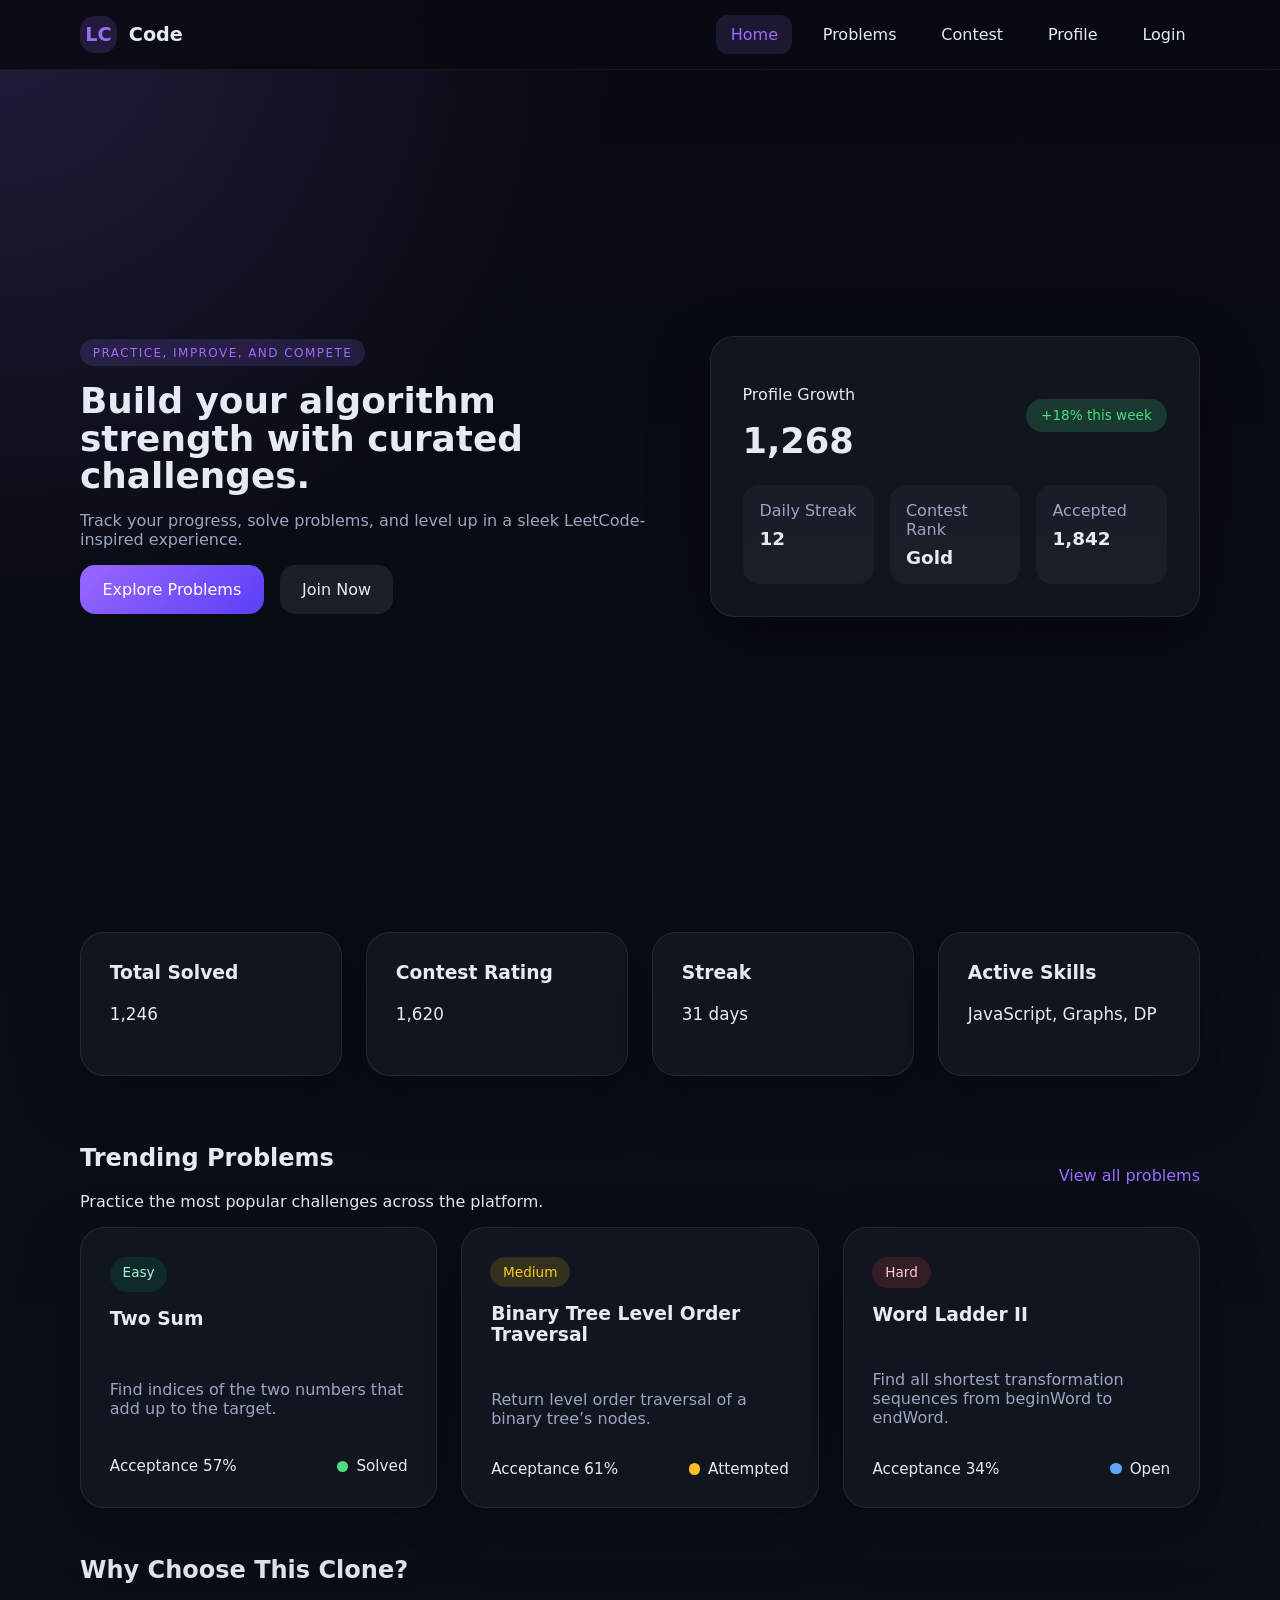
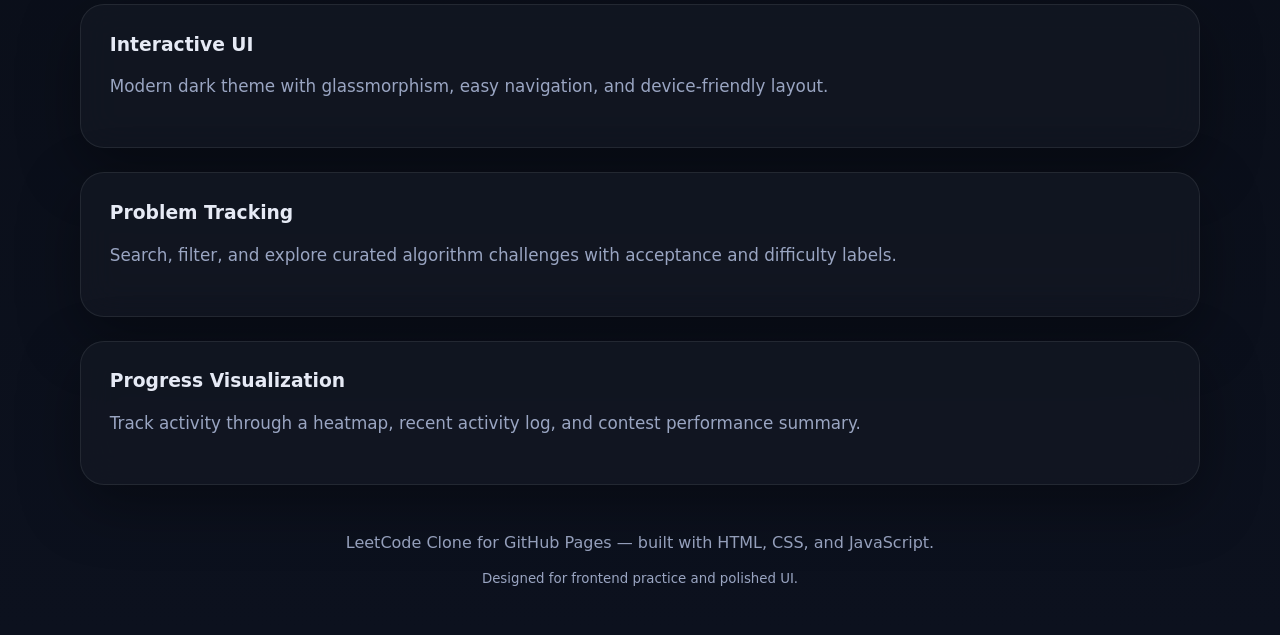
<file: index.html>
<!DOCTYPE html>
<html lang="en">
<head>
  <meta charset="UTF-8">
  <meta name="viewport" content="width=device-width, initial-scale=1.0">
  <title>LeetCode Clone | Home</title>
  <link rel="stylesheet" href="css/style.css">
  <script src="js/script.js" defer></script>
</head>
<body id="home-page">
  <header class="site-header">
    <nav class="navbar container">
      <a href="index.html" class="logo"><span>LC</span>Code</a>
      <button class="nav-toggle" aria-label="Toggle navigation">
        <span></span>
        <span></span>
        <span></span>
      </button>
      <ul class="nav-links">
        <li><a href="index.html" class="active">Home</a></li>
        <li><a href="problems.html">Problems</a></li>
        <li><a href="contests.html">Contest</a></li>
        <li><a href="profile.html">Profile</a></li>
        <li><a href="login.html">Login</a></li>
      </ul>
    </nav>
  </header>

  <main>
    <section class="hero container">
      <div class="hero-copy">
        <span class="eyebrow">Practice, improve, and compete</span>
        <h1>Build your algorithm strength with curated challenges.</h1>
        <p>Track your progress, solve problems, and level up in a sleek LeetCode-inspired experience.</p>
        <div class="hero-actions">
          <a class="btn btn-primary" href="problems.html">Explore Problems</a>
          <a class="btn btn-secondary" href="login.html">Join Now</a>
        </div>
      </div>
      <div class="hero-card glass">
        <div class="hero-card-header">
          <div>
            <p>Profile Growth</p>
            <h2>1,268</h2>
          </div>
          <span class="badge badge-success">+18% this week</span>
        </div>
        <div class="hero-card-body">
          <div class="mini-stat">
            <span>Daily Streak</span>
            <strong>12</strong>
          </div>
          <div class="mini-stat">
            <span>Contest Rank</span>
            <strong>Gold</strong>
          </div>
          <div class="mini-stat">
            <span>Accepted</span>
            <strong>1,842</strong>
          </div>
        </div>
      </div>
    </section>

    <section class="stats-section container">
      <div class="stats-grid">
        <article class="stat-card glass">
          <h3>Total Solved</h3>
          <p>1,246</p>
        </article>
        <article class="stat-card glass">
          <h3>Contest Rating</h3>
          <p>1,620</p>
        </article>
        <article class="stat-card glass">
          <h3>Streak</h3>
          <p>31 days</p>
        </article>
        <article class="stat-card glass">
          <h3>Active Skills</h3>
          <p>JavaScript, Graphs, DP</p>
        </article>
      </div>
    </section>

    <section class="trending-section container">
      <div class="section-header">
        <div>
          <h2>Trending Problems</h2>
          <p>Practice the most popular challenges across the platform.</p>
        </div>
        <a href="problems.html" class="link-muted">View all problems</a>
      </div>
      <div class="trending-grid">
        <article class="problem-card glass">
          <div class="tag easy">Easy</div>
          <h3>Two Sum</h3>
          <p>Find indices of the two numbers that add up to the target.</p>
          <div class="problem-footer">
            <span>Acceptance 57%</span>
            <span class="status-dot solved">Solved</span>
          </div>
        </article>
        <article class="problem-card glass">
          <div class="tag medium">Medium</div>
          <h3>Binary Tree Level Order Traversal</h3>
          <p>Return level order traversal of a binary tree’s nodes.</p>
          <div class="problem-footer">
            <span>Acceptance 61%</span>
            <span class="status-dot attempted">Attempted</span>
          </div>
        </article>
        <article class="problem-card glass">
          <div class="tag hard">Hard</div>
          <h3>Word Ladder II</h3>
          <p>Find all shortest transformation sequences from beginWord to endWord.</p>
          <div class="problem-footer">
            <span>Acceptance 34%</span>
            <span class="status-dot open">Open</span>
          </div>
        </article>
      </div>
    </section>

    <section class="dashboard-section container">
      <h2>Why Choose This Clone?</h2>
      <div class="feature-grid">
        <article class="feature-card glass">
          <h3>Interactive UI</h3>
          <p>Modern dark theme with glassmorphism, easy navigation, and device-friendly layout.</p>
        </article>
        <article class="feature-card glass">
          <h3>Problem Tracking</h3>
          <p>Search, filter, and explore curated algorithm challenges with acceptance and difficulty labels.</p>
        </article>
        <article class="feature-card glass">
          <h3>Progress Visualization</h3>
          <p>Track activity through a heatmap, recent activity log, and contest performance summary.</p>
        </article>
      </div>
    </section>
  </main>

  <footer class="site-footer container">
    <p>LeetCode Clone for GitHub Pages — built with HTML, CSS, and JavaScript.</p>
    <small>Designed for frontend practice and polished UI.</small>
  </footer>
</body>
</html>
</file>
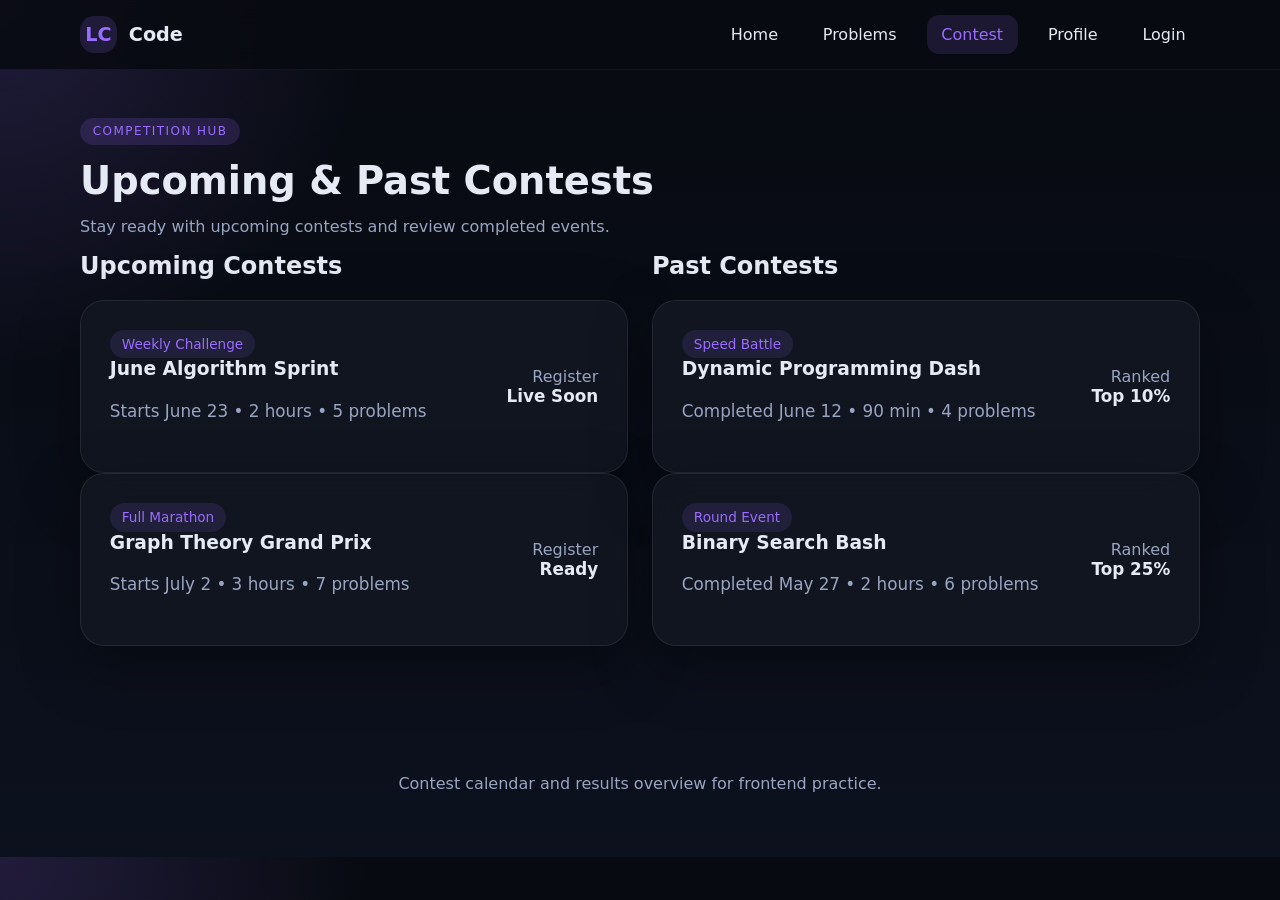
<file: contests.html>
<!DOCTYPE html>
<html lang="en">
<head>
  <meta charset="UTF-8">
  <meta name="viewport" content="width=device-width, initial-scale=1.0">
  <title>LeetCode Clone | Contests</title>
  <link rel="stylesheet" href="css/style.css">
  <script src="js/script.js" defer></script>
</head>
<body id="contests-page">
  <header class="site-header">
    <nav class="navbar container">
      <a href="index.html" class="logo"><span>LC</span>Code</a>
      <button class="nav-toggle" aria-label="Toggle navigation">
        <span></span>
        <span></span>
        <span></span>
      </button>
      <ul class="nav-links">
        <li><a href="index.html">Home</a></li>
        <li><a href="problems.html">Problems</a></li>
        <li><a href="contests.html" class="active">Contest</a></li>
        <li><a href="profile.html">Profile</a></li>
        <li><a href="login.html">Login</a></li>
      </ul>
    </nav>
  </header>

  <main class="container page-panel">
    <section class="page-header">
      <div>
        <span class="eyebrow">Competition Hub</span>
        <h1>Upcoming & Past Contests</h1>
        <p>Stay ready with upcoming contests and review completed events.</p>
      </div>
    </section>

    <section class="contest-grid">
      <div class="contest-block">
        <h2>Upcoming Contests</h2>
        <div class="contest-card glass">
          <div>
            <span class="contest-type">Weekly Challenge</span>
            <h3>June Algorithm Sprint</h3>
            <p>Starts June 23 • 2 hours • 5 problems</p>
          </div>
          <div class="contest-meta">
            <span>Register</span>
            <strong>Live Soon</strong>
          </div>
        </div>
        <div class="contest-card glass">
          <div>
            <span class="contest-type">Full Marathon</span>
            <h3>Graph Theory Grand Prix</h3>
            <p>Starts July 2 • 3 hours • 7 problems</p>
          </div>
          <div class="contest-meta">
            <span>Register</span>
            <strong>Ready</strong>
          </div>
        </div>
      </div>

      <div class="contest-block">
        <h2>Past Contests</h2>
        <div class="contest-card glass">
          <div>
            <span class="contest-type">Speed Battle</span>
            <h3>Dynamic Programming Dash</h3>
            <p>Completed June 12 • 90 min • 4 problems</p>
          </div>
          <div class="contest-meta">
            <span>Ranked</span>
            <strong>Top 10%</strong>
          </div>
        </div>
        <div class="contest-card glass">
          <div>
            <span class="contest-type">Round Event</span>
            <h3>Binary Search Bash</h3>
            <p>Completed May 27 • 2 hours • 6 problems</p>
          </div>
          <div class="contest-meta">
            <span>Ranked</span>
            <strong>Top 25%</strong>
          </div>
        </div>
      </div>
    </section>
  </main>

  <footer class="site-footer container">
    <p>Contest calendar and results overview for frontend practice.</p>
  </footer>
</body>
</html>
</file>
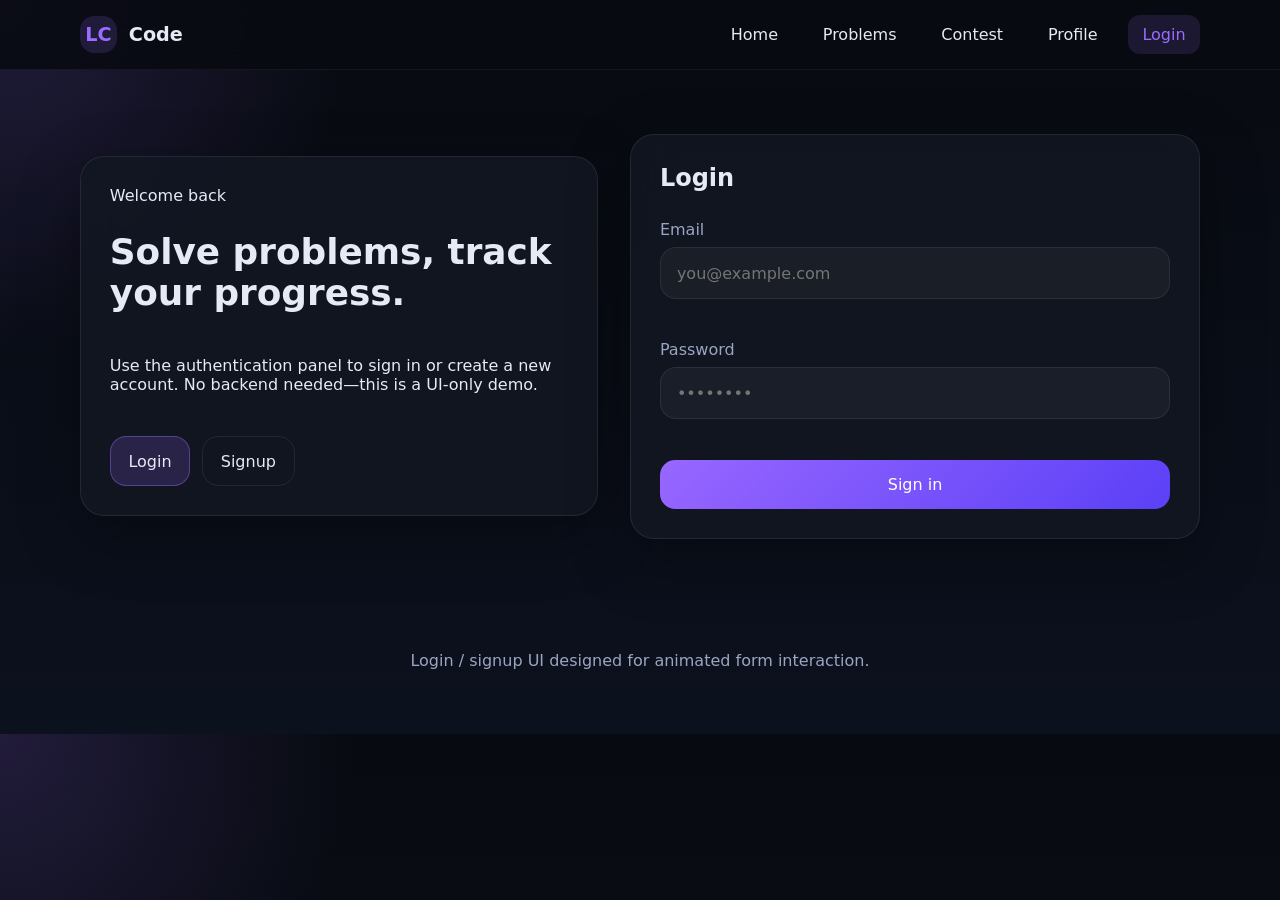
<file: login.html>
<!DOCTYPE html>
<html lang="en">
<head>
  <meta charset="UTF-8">
  <meta name="viewport" content="width=device-width, initial-scale=1.0">
  <title>LeetCode Clone | Login</title>
  <link rel="stylesheet" href="css/style.css">
  <script src="js/script.js" defer></script>
</head>
<body id="auth-page">
  <header class="site-header">
    <nav class="navbar container">
      <a href="index.html" class="logo"><span>LC</span>Code</a>
      <button class="nav-toggle" aria-label="Toggle navigation">
        <span></span>
        <span></span>
        <span></span>
      </button>
      <ul class="nav-links">
        <li><a href="index.html">Home</a></li>
        <li><a href="problems.html">Problems</a></li>
        <li><a href="contests.html">Contest</a></li>
        <li><a href="profile.html">Profile</a></li>
        <li><a href="login.html" class="active">Login</a></li>
      </ul>
    </nav>
  </header>

  <main class="container auth-panel">
    <section class="auth-info glass">
      <span class="eyebrow">Welcome back</span>
      <h1>Solve problems, track your progress.</h1>
      <p>Use the authentication panel to sign in or create a new account. No backend needed—this is a UI-only demo.</p>
      <div class="auth-actions">
        <button class="tab-btn active" data-target="login-form">Login</button>
        <button class="tab-btn" data-target="signup-form">Signup</button>
      </div>
    </section>

    <section class="auth-forms glass">
      <form id="login-form" class="form-panel active" novalidate>
        <h2>Login</h2>
        <div class="input-group">
          <label for="login-email">Email</label>
          <input type="email" id="login-email" placeholder="you@example.com" required>
          <span class="error-message"></span>
        </div>
        <div class="input-group">
          <label for="login-password">Password</label>
          <input type="password" id="login-password" placeholder="••••••••" required minlength="6">
          <span class="error-message"></span>
        </div>
        <button class="btn btn-primary" type="submit">Sign in</button>
      </form>

      <form id="signup-form" class="form-panel" novalidate>
        <h2>Create Account</h2>
        <div class="input-group">
          <label for="signup-name">Username</label>
          <input type="text" id="signup-name" placeholder="Jane Doe" required minlength="3">
          <span class="error-message"></span>
        </div>
        <div class="input-group">
          <label for="signup-email">Email</label>
          <input type="email" id="signup-email" placeholder="you@example.com" required>
          <span class="error-message"></span>
        </div>
        <div class="input-group">
          <label for="signup-password">Password</label>
          <input type="password" id="signup-password" placeholder="••••••••" required minlength="8">
          <span class="error-message"></span>
        </div>
        <button class="btn btn-primary" type="submit">Create account</button>
      </form>
    </section>
  </main>

  <footer class="site-footer container">
    <p>Login / signup UI designed for animated form interaction.</p>
  </footer>
</body>
</html>
</file>
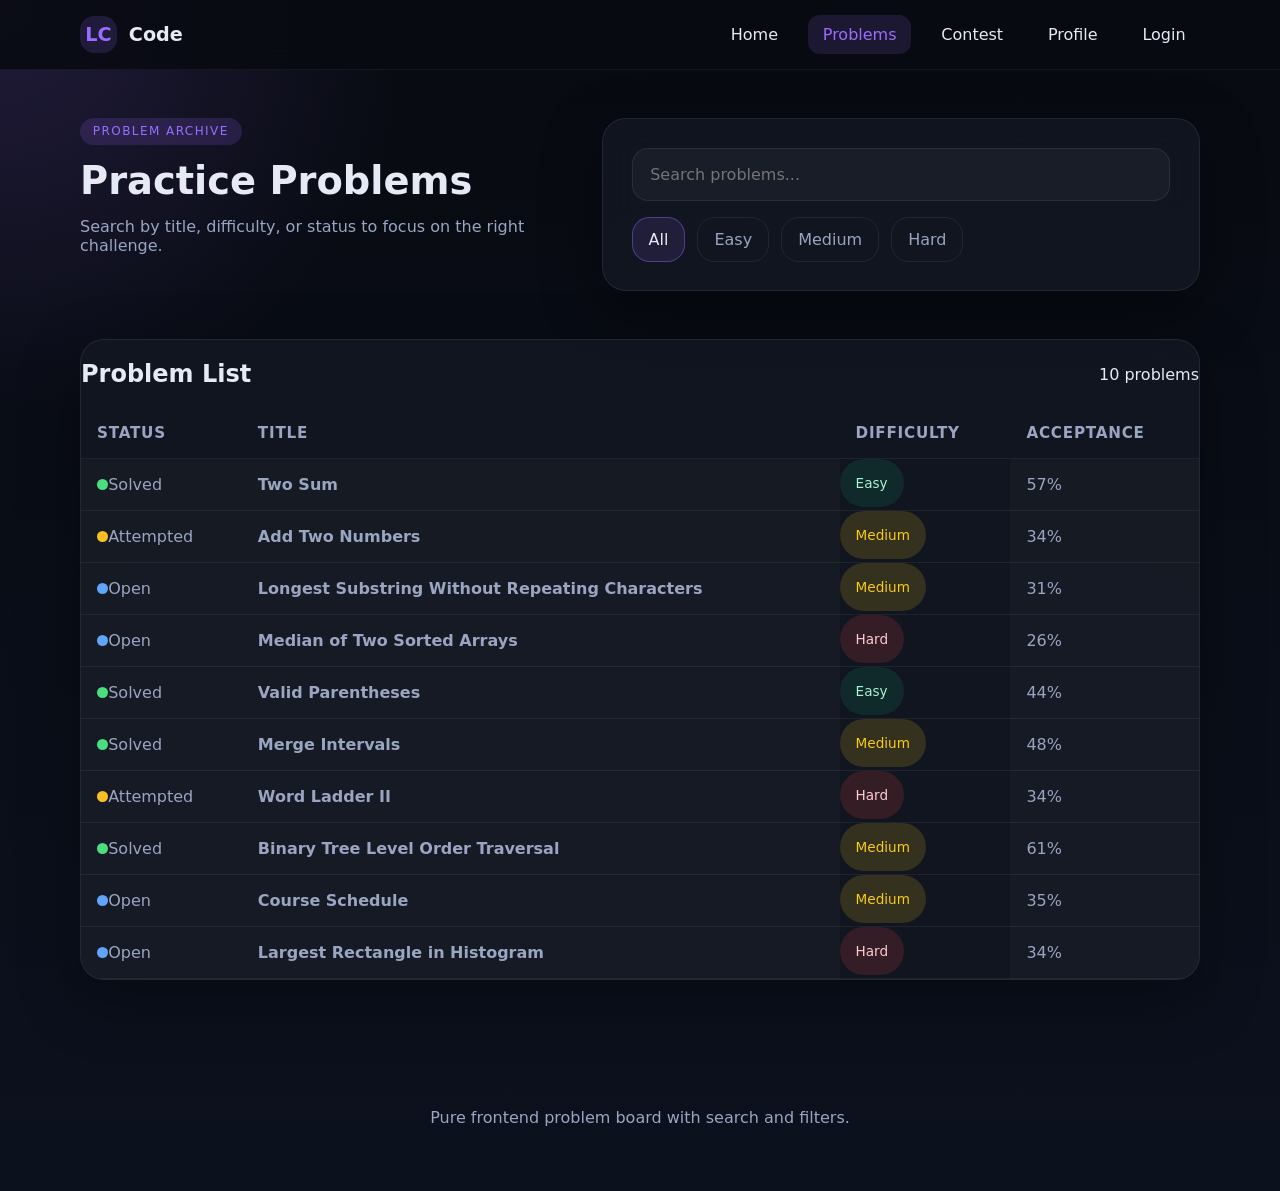
<file: problems.html>
<!DOCTYPE html>
<html lang="en">
<head>
  <meta charset="UTF-8">
  <meta name="viewport" content="width=device-width, initial-scale=1.0">
  <title>LeetCode Clone | Problems</title>
  <link rel="stylesheet" href="css/style.css">
  <script src="js/script.js" defer></script>
</head>
<body id="problems-page">
  <header class="site-header">
    <nav class="navbar container">
      <a href="index.html" class="logo"><span>LC</span>Code</a>
      <button class="nav-toggle" aria-label="Toggle navigation">
        <span></span>
        <span></span>
        <span></span>
      </button>
      <ul class="nav-links">
        <li><a href="index.html">Home</a></li>
        <li><a href="problems.html" class="active">Problems</a></li>
        <li><a href="contests.html">Contest</a></li>
        <li><a href="profile.html">Profile</a></li>
        <li><a href="login.html">Login</a></li>
      </ul>
    </nav>
  </header>

  <main class="container page-panel">
    <section class="page-header">
      <div>
        <span class="eyebrow">Problem Archive</span>
        <h1>Practice Problems</h1>
        <p>Search by title, difficulty, or status to focus on the right challenge.</p>
      </div>
      <div class="search-panel glass">
        <input type="text" id="search-input" placeholder="Search problems..." autocomplete="off">
        <div class="filter-buttons">
          <button class="filter-btn active" data-filter="all">All</button>
          <button class="filter-btn" data-filter="easy">Easy</button>
          <button class="filter-btn" data-filter="medium">Medium</button>
          <button class="filter-btn" data-filter="hard">Hard</button>
        </div>
      </div>
    </section>

    <section class="table-section glass">
      <div class="table-header">
        <h2>Problem List</h2>
        <span id="problem-count">0 problems</span>
      </div>
      <div class="table-wrapper">
        <table class="problems-table">
          <thead>
            <tr>
              <th>Status</th>
              <th>Title</th>
              <th>Difficulty</th>
              <th>Acceptance</th>
            </tr>
          </thead>
          <tbody id="problems-table-body"></tbody>
        </table>
      </div>
    </section>
  </main>

  <footer class="site-footer container">
    <p>Pure frontend problem board with search and filters.</p>
  </footer>
</body>
</html>
</file>
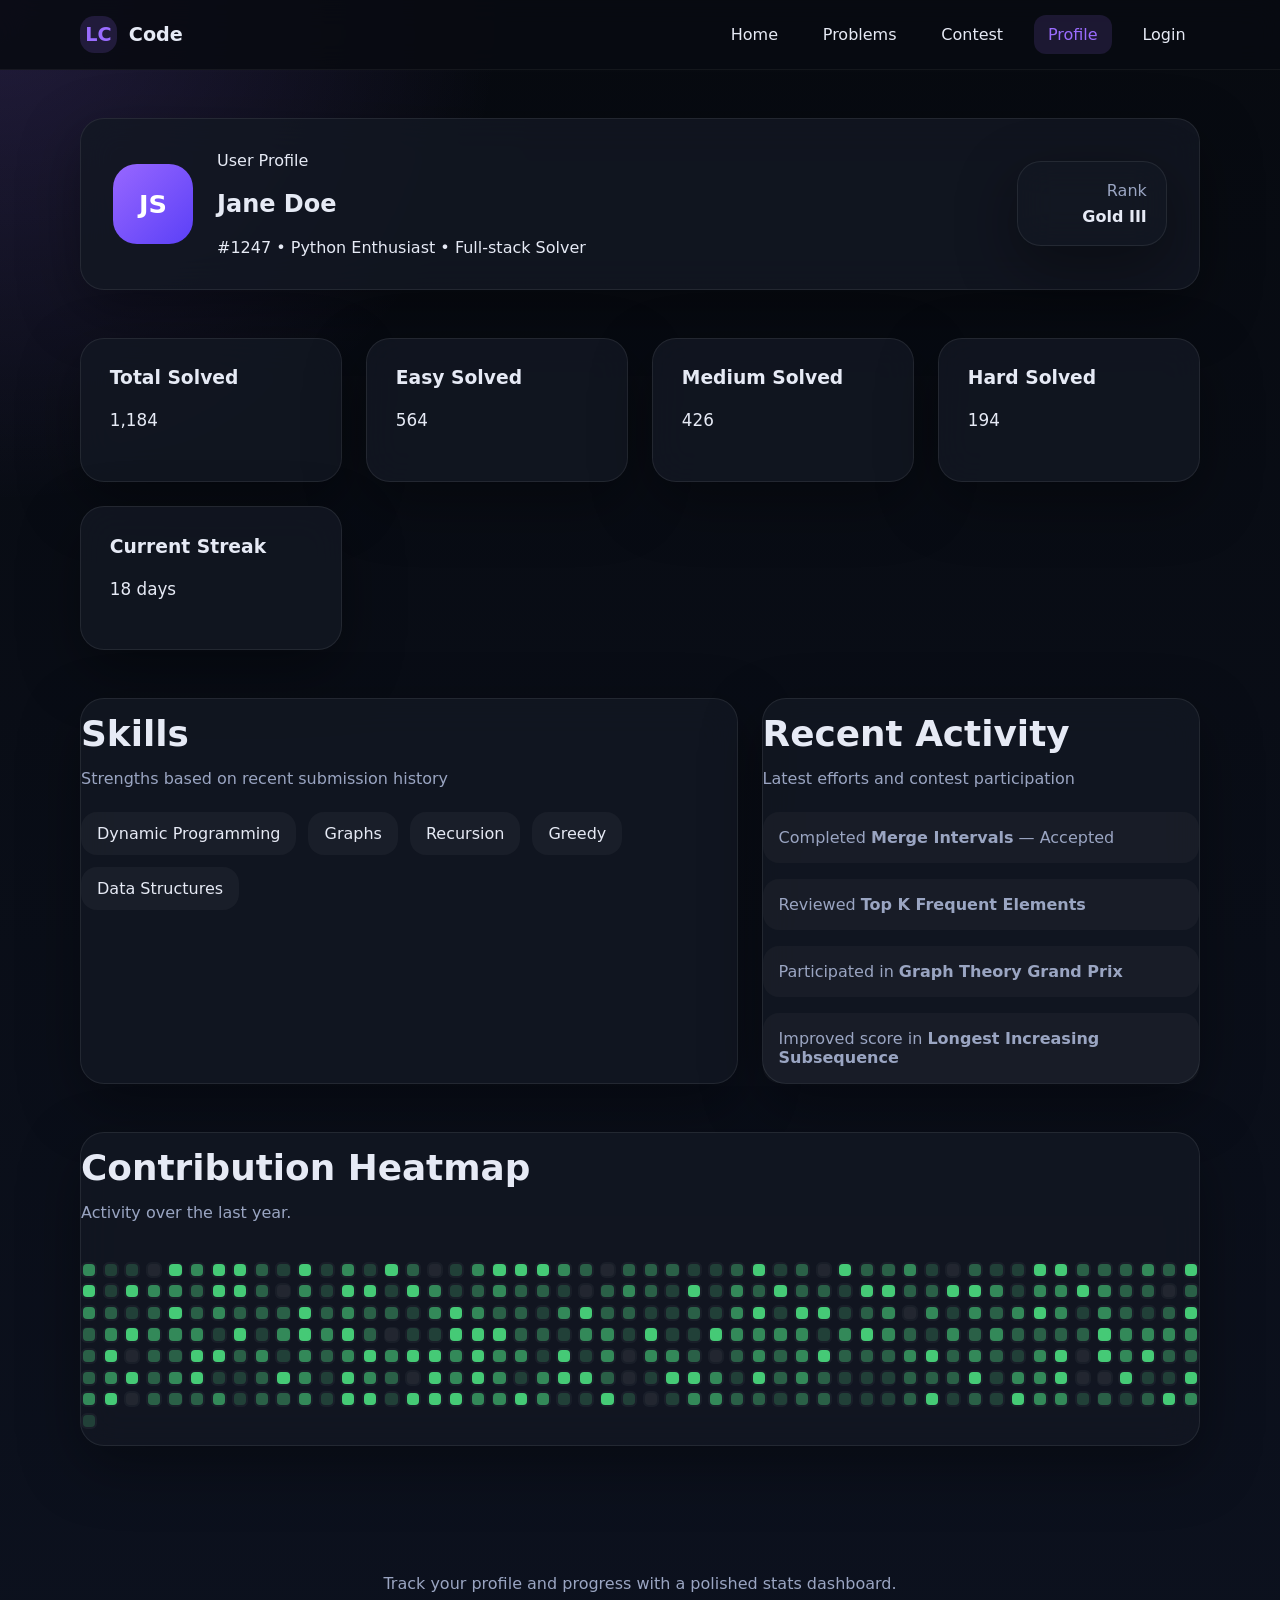
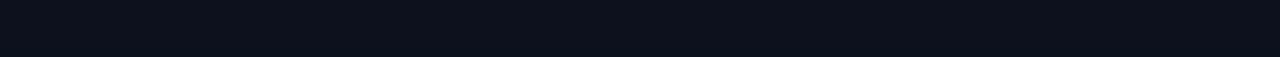
<file: profile.html>
<!DOCTYPE html>
<html lang="en">
<head>
  <meta charset="UTF-8">
  <meta name="viewport" content="width=device-width, initial-scale=1.0">
  <title>LeetCode Clone | Profile</title>
  <link rel="stylesheet" href="css/style.css">
  <script src="js/script.js" defer></script>
</head>
<body id="profile-page">
  <header class="site-header">
    <nav class="navbar container">
      <a href="index.html" class="logo"><span>LC</span>Code</a>
      <button class="nav-toggle" aria-label="Toggle navigation">
        <span></span>
        <span></span>
        <span></span>
      </button>
      <ul class="nav-links">
        <li><a href="index.html">Home</a></li>
        <li><a href="problems.html">Problems</a></li>
        <li><a href="contests.html">Contest</a></li>
        <li><a href="profile.html" class="active">Profile</a></li>
        <li><a href="login.html">Login</a></li>
      </ul>
    </nav>
  </header>

  <main class="container profile-panel">
    <section class="profile-header glass">
      <div class="profile-avatar">
        <span>JS</span>
      </div>
      <div>
        <span class="eyebrow">User Profile</span>
        <h1>Jane Doe</h1>
        <p>#1247 • Python Enthusiast • Full-stack Solver</p>
      </div>
      <div class="profile-rank glass small-card">
        <span>Rank</span>
        <strong>Gold III</strong>
      </div>
    </section>

    <section class="dashboard-section stats-grid">
      <article class="stat-card glass">
        <h3>Total Solved</h3>
        <p>1,184</p>
      </article>
      <article class="stat-card glass">
        <h3>Easy Solved</h3>
        <p>564</p>
      </article>
      <article class="stat-card glass">
        <h3>Medium Solved</h3>
        <p>426</p>
      </article>
      <article class="stat-card glass">
        <h3>Hard Solved</h3>
        <p>194</p>
      </article>
      <article class="stat-card glass">
        <h3>Current Streak</h3>
        <p>18 days</p>
      </article>
    </section>

    <section class="skills-activity grid-two">
      <article class="glass">
        <div class="section-title">
          <h2>Skills</h2>
          <p>Strengths based on recent submission history</p>
        </div>
        <div class="skills-list">
          <span class="skill-badge">Dynamic Programming</span>
          <span class="skill-badge">Graphs</span>
          <span class="skill-badge">Recursion</span>
          <span class="skill-badge">Greedy</span>
          <span class="skill-badge">Data Structures</span>
        </div>
      </article>

      <article class="glass">
        <div class="section-title">
          <h2>Recent Activity</h2>
          <p>Latest efforts and contest participation</p>
        </div>
        <ul class="activity-list">
          <li>Completed <strong>Merge Intervals</strong> — Accepted</li>
          <li>Reviewed <strong>Top K Frequent Elements</strong></li>
          <li>Participated in <strong>Graph Theory Grand Prix</strong></li>
          <li>Improved score in <strong>Longest Increasing Subsequence</strong></li>
        </ul>
      </article>
    </section>

    <section class="heatmap-panel glass">
      <div class="section-title">
        <h2>Contribution Heatmap</h2>
        <p>Activity over the last year.</p>
      </div>
      <div id="heatmap-grid" class="heatmap-grid"></div>
    </section>
  </main>

  <footer class="site-footer container">
    <p>Track your profile and progress with a polished stats dashboard.</p>
  </footer>
</body>
</html>
</file>
<file: css/style.css>
:root {
  --bg: #090b12;
  --bg-alt: #0f1420;
  --surface: rgba(19, 24, 35, 0.82);
  --surface-strong: rgba(15, 20, 30, 0.96);
  --brand: #9a6cff;
  --brand-soft: rgba(154, 108, 255, 0.16);
  --text: #e6eaf5;
  --muted: #9aa5c2;
  --success: #4ade80;
  --warning: #f59e0b;
  --danger: #ef4444;
  --border: rgba(255, 255, 255, 0.08);
  --shadow: 0 20px 60px rgba(0, 0, 0, 0.35);
}

* {
  box-sizing: border-box;
}

html {
  scroll-behavior: smooth;
}

body {
  margin: 0;
  font-family: Inter, system-ui, -apple-system, BlinkMacSystemFont, 'Segoe UI', sans-serif;
  color: var(--text);
  background: radial-gradient(circle at top left, rgba(154, 108, 255, 0.18), transparent 24%),
              linear-gradient(180deg, #070a10 0%, #0c111e 100%);
}

img {
  max-width: 100%;
}

a {
  color: inherit;
  text-decoration: none;
}

button,
input {
  font: inherit;
}

.container {
  width: min(1120px, calc(100% - 2rem));
  margin: 0 auto;
}

.site-header {
  position: sticky;
  top: 0;
  z-index: 10;
  backdrop-filter: blur(14px);
  background: rgba(9, 11, 18, 0.88);
  border-bottom: 1px solid rgba(255, 255, 255, 0.05);
}

.navbar {
  display: flex;
  align-items: center;
  justify-content: space-between;
  gap: 1rem;
  padding: 1rem 0;
}

.logo {
  display: inline-flex;
  align-items: center;
  gap: 0.75rem;
  font-size: 1.2rem;
  font-weight: 700;
}

.logo span {
  display: inline-flex;
  align-items: center;
  justify-content: center;
  width: 2.3rem;
  height: 2.3rem;
  border-radius: 0.9rem;
  background: rgba(154, 108, 255, 0.16);
  color: var(--brand);
}

.nav-links {
  display: flex;
  align-items: center;
  gap: 1rem;
  list-style: none;
  margin: 0;
  padding: 0;
}

.nav-links a {
  padding: 0.65rem 0.9rem;
  border-radius: 0.75rem;
  transition: background 0.22s ease, color 0.22s ease;
}

.nav-links a:hover,
.nav-links a.active {
  background: rgba(154, 108, 255, 0.14);
  color: var(--brand);
}

.nav-toggle {
  display: none;
  width: 2.3rem;
  height: 2.3rem;
  border: none;
  background: rgba(255, 255, 255, 0.05);
  border-radius: 0.9rem;
  cursor: pointer;
  padding: 0.4rem;
}

.nav-toggle span {
  display: block;
  height: 2px;
  width: 100%;
  background: var(--text);
  margin: 0.35rem 0;
  transition: transform 0.25s ease;
}

.page-panel,
.auth-panel,
.profile-panel {
  padding: 3rem 0 5rem;
}

.hero {
  display: grid;
  grid-template-columns: 1.1fr 0.9fr;
  gap: 2rem;
  align-items: center;
  min-height: calc(100vh - 86px);
  padding: 3rem 0;
}

.hero-copy .eyebrow,
.page-header .eyebrow,
.section-title .eyebrow {
  display: inline-flex;
  padding: 0.4rem 0.8rem;
  border-radius: 999px;
  background: rgba(154, 108, 255, 0.16);
  color: var(--brand);
  text-transform: uppercase;
  letter-spacing: 0.12em;
  font-size: 0.75rem;
}

.hero-copy h1,
.page-header h1,
.section-title h2 {
  margin: 1rem 0 1rem;
  font-size: clamp(2rem, 2.8vw, 3.6rem);
  line-height: 1.05;
}

.hero-copy p,
.page-header p,
.feature-card p,
.section-title p,
.activity-list li,
.problems-table td,
.problems-table th,
.skill-badge,
.problem-card p,
.contest-card p {
  color: var(--muted);
}

.hero-actions {
  display: flex;
  align-items: center;
  gap: 1rem;
  flex-wrap: wrap;
}

.btn {
  display: inline-flex;
  align-items: center;
  justify-content: center;
  border: none;
  border-radius: 0.95rem;
  padding: 0.95rem 1.4rem;
  cursor: pointer;
  transition: transform 0.22s ease, background 0.22s ease;
}

.btn:hover {
  transform: translateY(-1px);
}

.btn-primary {
  color: white;
  background: linear-gradient(135deg, #9867ff, #5b40f7);
}

.btn-secondary {
  color: var(--text);
  background: rgba(255, 255, 255, 0.08);
}

.glass {
  background: var(--surface);
  border: 1px solid var(--border);
  box-shadow: var(--shadow);
  backdrop-filter: blur(18px);
  border-radius: 1.5rem;
}

.hero-card {
  display: grid;
  gap: 1.5rem;
  padding: 2rem;
}

.hero-card-header {
  display: flex;
  align-items: center;
  justify-content: space-between;
  flex-wrap: wrap;
  gap: 1rem;
}

.hero-card-header h2 {
  margin: 0.2rem 0 0;
  font-size: 2.2rem;
}

.badge {
  display: inline-flex;
  align-items: center;
  padding: 0.55rem 0.95rem;
  border-radius: 999px;
  font-size: 0.85rem;
}

.badge-success {
  background: rgba(74, 222, 128, 0.18);
  color: var(--success);
}

.hero-card-body {
  display: grid;
  grid-template-columns: repeat(3, minmax(0, 1fr));
  gap: 1rem;
}

.mini-stat {
  background: rgba(255, 255, 255, 0.04);
  border-radius: 1rem;
  padding: 1rem;
}

.mini-stat span {
  display: block;
  margin-bottom: 0.5rem;
  color: var(--muted);
}

.mini-stat strong {
  font-size: 1.15rem;
}

.stats-section,
.trending-section,
.dashboard-section,
.table-section,
.skills-activity,
.heatmap-panel {
  margin-top: 3rem;
}

.stats-grid,
.feature-grid,
.trending-grid,
.contest-grid {
  display: grid;
  gap: 1.5rem;
}

.stats-grid {
  grid-template-columns: repeat(auto-fit, minmax(220px, 1fr));
}

.stat-card,
.feature-card,
.problem-card,
.contest-card,
.profile-header,
.auth-info,
.auth-forms,
.search-panel {
  padding: 1.8rem;
}

.stat-card h3,
.feature-card h3,
.problem-card h3,
.contest-card h3 {
  margin: 0 0 0.8rem;
}

.stat-card p,
.feature-card p,
.contest-card p {
  font-size: 1.05rem;
  line-height: 1.8;
}

.trending-grid {
  grid-template-columns: repeat(auto-fit, minmax(220px, 1fr));
}

.problem-card {
  display: grid;
  gap: 1rem;
  min-height: 220px;
}

.tag {
  display: inline-flex;
  padding: 0.45rem 0.8rem;
  border-radius: 999px;
  font-size: 0.85rem;
  width: fit-content;
}

.tag.easy {
  background: rgba(16, 185, 129, 0.12);
  color: #a7f3d0;
}

.tag.medium {
  background: rgba(250, 204, 21, 0.15);
  color: #facc15;
}

.tag.hard {
  background: rgba(239, 68, 68, 0.16);
  color: #fecdd3;
}

.problem-footer {
  display: flex;
  align-items: center;
  justify-content: space-between;
  gap: 1rem;
  font-size: 0.95rem;
}

.status-dot {
  display: inline-flex;
  align-items: center;
  gap: 0.5rem;
}

.status-dot::before {
  content: '';
  width: 0.7rem;
  height: 0.7rem;
  border-radius: 50%;
  display: inline-block;
}

.status-dot.solved::before { background: var(--success); }
.status-dot.attempted::before { background: #fbbf24; }
.status-dot.open::before { background: #60a5fa; }

.section-header,
.table-header {
  display: flex;
  align-items: center;
  justify-content: space-between;
  flex-wrap: wrap;
  gap: 1rem;
}

.search-panel {
  display: flex;
  flex-wrap: wrap;
  gap: 1rem;
  align-items: center;
}

.search-panel input {
  flex: 1 1 320px;
  min-width: 0;
  padding: 1rem 1.1rem;
  border-radius: 1rem;
  border: 1px solid rgba(255, 255, 255, 0.08);
  background: rgba(255, 255, 255, 0.04);
  color: var(--text);
}

.filter-buttons {
  display: flex;
  flex-wrap: wrap;
  gap: 0.75rem;
}

.filter-btn {
  border: 1px solid rgba(255, 255, 255, 0.08);
  background: transparent;
  color: var(--muted);
  border-radius: 1.1rem;
  padding: 0.75rem 1rem;
  cursor: pointer;
  transition: all 0.2s ease;
}

.filter-btn.active,
.filter-btn:hover {
  border-color: rgba(154, 108, 255, 0.4);
  color: var(--text);
  background: rgba(154, 108, 255, 0.12);
}

.table-section {
  overflow-x: auto;
}

.table-wrapper {
  min-width: 720px;
}

.problems-table {
  width: 100%;
  border-collapse: collapse;
  min-width: 720px;
}

.problems-table th,
.problems-table td {
  padding: 1rem 1rem;
  text-align: left;
}

.problems-table th {
  color: var(--muted);
  font-size: 0.95rem;
  text-transform: uppercase;
  letter-spacing: 0.05em;
}

.problems-table tr {
  border-bottom: 1px solid rgba(255, 255, 255, 0.06);
}

.problems-table td {
  background: rgba(255, 255, 255, 0.02);
}

.problems-table td strong,
.problems-table td span {
  display: inline-block;
}

.page-header {
  display: flex;
  align-items: flex-start;
  justify-content: space-between;
  gap: 2rem;
}

.page-header h1 {
  font-size: clamp(2rem, 3vw, 3rem);
}

.contest-grid {
  grid-template-columns: 1fr 1fr;
}

.contest-block h2 {
  margin-top: 0;
}

.contest-card {
  display: flex;
  align-items: center;
  justify-content: space-between;
  gap: 1rem;
  min-height: 130px;
}

.contest-type {
  display: inline-flex;
  padding: 0.4rem 0.75rem;
  border-radius: 999px;
  color: var(--brand);
  background: rgba(154, 108, 255, 0.12);
  font-size: 0.85rem;
}

.contest-meta {
  text-align: right;
}

.contest-meta span {
  display: block;
  color: var(--muted);
}

.contest-meta strong {
  font-size: 1.05rem;
}

.profile-header {
  display: grid;
  grid-template-columns: auto 1fr auto;
  align-items: center;
  gap: 1.5rem;
  padding: 2rem;
}

.profile-avatar {
  width: 5rem;
  height: 5rem;
  border-radius: 1.5rem;
  background: linear-gradient(135deg, #9867ff, #5b40f7);
  display: grid;
  place-items: center;
  font-size: 1.6rem;
  font-weight: 700;
  color: white;
}

.profile-header p {
  margin: 0.35rem 0 0;
}

.profile-rank {
  min-width: 150px;
  padding: 1.2rem;
  text-align: right;
}

.small-card span {
  display: block;
  color: var(--muted);
  margin-bottom: 0.45rem;
}

.grid-two {
  display: grid;
  grid-template-columns: 1.2fr 0.8fr;
  gap: 1.5rem;
}

.section-title {
  margin-bottom: 1.5rem;
}

.skills-list {
  display: flex;
  flex-wrap: wrap;
  gap: 0.75rem;
}

.skill-badge {
  display: inline-flex;
  align-items: center;
  padding: 0.75rem 1rem;
  background: rgba(255, 255, 255, 0.04);
  border-radius: 1rem;
  color: var(--text);
}

.activity-list {
  list-style: none;
  padding: 0;
  margin: 0;
  display: grid;
  gap: 1rem;
}

.activity-list li {
  padding: 1rem;
  background: rgba(255, 255, 255, 0.03);
  border-radius: 1rem;
}

.heatmap-grid {
  display: grid;
  grid-template-columns: repeat(52, minmax(0, 1fr));
  gap: 0.35rem;
  padding: 1rem 0;
}

.heatmap-cell {
  width: 100%;
  padding-top: 100%;
  position: relative;
  border-radius: 0.35rem;
  background: rgba(255, 255, 255, 0.04);
}

.heatmap-cell::after {
  content: '';
  position: absolute;
  inset: 0.12rem;
  border-radius: 0.25rem;
  background: currentColor;
}

.heat-level-0 { color: rgba(255, 255, 255, 0.04); }
.heat-level-1 { color: rgba(74, 222, 128, 0.18); }
.heat-level-2 { color: rgba(74, 222, 128, 0.35); }
.heat-level-3 { color: rgba(74, 222, 128, 0.56); }
.heat-level-4 { color: rgba(74, 222, 128, 0.9); }

.auth-panel {
  display: grid;
  grid-template-columns: 1fr 1.1fr;
  gap: 2rem;
  align-items: center;
  padding: 4rem 0;
}

.auth-info {
  display: grid;
  gap: 1.5rem;
  min-height: 360px;
}

.auth-info h1 {
  margin: 0;
  font-size: clamp(2rem, 2.8vw, 3rem);
}

.auth-actions {
  display: flex;
  gap: 0.75rem;
}

.tab-btn {
  border: 1px solid rgba(255, 255, 255, 0.08);
  background: transparent;
  color: var(--text);
  border-radius: 1rem;
  padding: 0.85rem 1.1rem;
  cursor: pointer;
  transition: all 0.2s ease;
}

.tab-btn.active {
  background: rgba(154, 108, 255, 0.18);
  border-color: rgba(154, 108, 255, 0.4);
}

.auth-forms {
  display: grid;
  gap: 1.5rem;
}

.form-panel {
  display: none;
  grid-gap: 1rem;
}

.form-panel.active {
  display: grid;
}

.form-panel h2 {
  margin: 0 0 0.75rem;
}

.input-group {
  display: grid;
  gap: 0.55rem;
}

.input-group label {
  color: var(--muted);
}

.input-group input {
  width: 100%;
  border: 1px solid rgba(255, 255, 255, 0.08);
  border-radius: 1rem;
  padding: 0.95rem 1rem;
  background: rgba(255, 255, 255, 0.04);
  color: var(--text);
}

.error-message {
  color: var(--danger);
  font-size: 0.88rem;
  min-height: 1rem;
}

.site-footer {
  padding: 2rem 0 3rem;
  text-align: center;
  color: var(--muted);
}

.link-muted {
  color: var(--brand);
}

@media (max-width: 900px) {
  .hero,
  .page-header,
  .grid-two,
  .contest-grid,
  .auth-panel,
  .hero-card-body {
    grid-template-columns: 1fr;
  }

  .hero {
    min-height: auto;
  }

  .hero-card-body {
    grid-template-columns: 1fr;
  }
}

@media (max-width: 760px) {
  .nav-links {
    position: fixed;
    top: 86px;
    right: 0;
    left: 0;
    background: rgba(9, 11, 18, 0.99);
    flex-direction: column;
    padding: 1.5rem;
    gap: 0.75rem;
    transform: translateY(-150%);
    transition: transform 0.28s ease;
  }

  .nav-links.open {
    transform: translateY(0);
  }

  .nav-toggle {
    display: inline-flex;
  }

  .page-panel,
  .profile-panel,
  .auth-panel {
    padding-top: 2rem;
  }

  .search-panel input,
  .filter-buttons {
    width: 100%;
  }

  .table-wrapper {
    min-width: 0;
  }
}

@media (max-width: 520px) {
  .hero-copy h1,
  .page-header h1,
  .auth-info h1 {
    font-size: 2rem;
  }

  .hero-actions {
    flex-direction: column;
    align-items: stretch;
  }

  .nav-toggle {
    padding: 0.5rem;
  }
}
</file>
